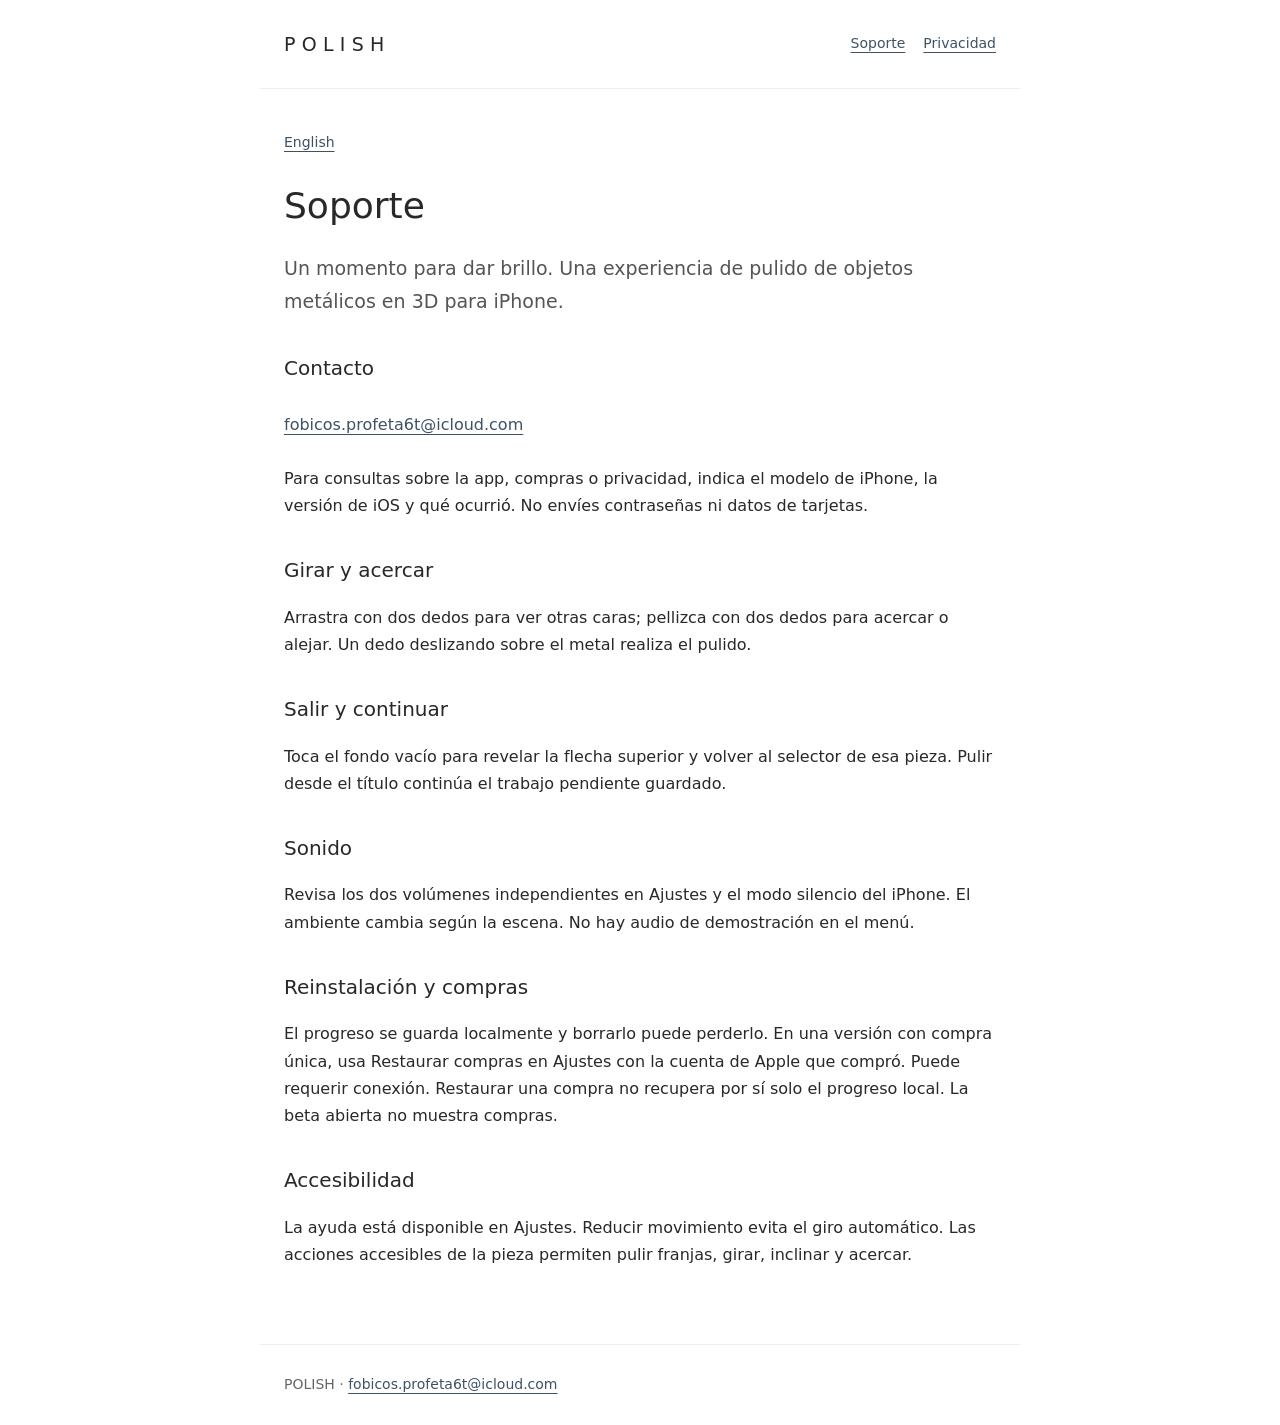
<file: index.html>
<!doctype html><html lang="es"><head><meta charset="utf-8"><meta name="viewport" content="width=device-width,initial-scale=1"><meta name="description" content="POLISH — Soporte"><title>Soporte · POLISH</title><link rel="stylesheet" href="style.css"></head><body><header><a class="brand" href="index.html">POLISH</a><nav><a href="index.html">Soporte</a><a href="privacy.html">Privacidad</a></nav></header><main><p class="language"><a href="index-en.html" lang="en">English</a></p><h1>Soporte</h1><p class="intro">Un momento para dar brillo. Una experiencia de pulido de objetos metálicos en 3D para iPhone.</p><h2>Contacto</h2><a class="contact" href="mailto:fobicos.profeta6t@icloud.com">fobicos.profeta6t@icloud.com</a><p>Para consultas sobre la app, compras o privacidad, indica el modelo de iPhone, la versión de iOS y qué ocurrió. No envíes contraseñas ni datos de tarjetas.</p><h2>Girar y acercar</h2><p>Arrastra con dos dedos para ver otras caras; pellizca con dos dedos para acercar o alejar. Un dedo deslizando sobre el metal realiza el pulido.</p><h2>Salir y continuar</h2><p>Toca el fondo vacío para revelar la flecha superior y volver al selector de esa pieza. Pulir desde el título continúa el trabajo pendiente guardado.</p><h2>Sonido</h2><p>Revisa los dos volúmenes independientes en Ajustes y el modo silencio del iPhone. El ambiente cambia según la escena. No hay audio de demostración en el menú.</p><h2>Reinstalación y compras</h2><p>El progreso se guarda localmente y borrarlo puede perderlo. En una versión con compra única, usa Restaurar compras en Ajustes con la cuenta de Apple que compró. Puede requerir conexión. Restaurar una compra no recupera por sí solo el progreso local. La beta abierta no muestra compras.</p><h2>Accesibilidad</h2><p>La ayuda está disponible en Ajustes. Reducir movimiento evita el giro automático. Las acciones accesibles de la pieza permiten pulir franjas, girar, inclinar y acercar.</p></main><footer>POLISH · <a href="mailto:fobicos.profeta6t@icloud.com">fobicos.profeta6t@icloud.com</a></footer></body></html>
</file>
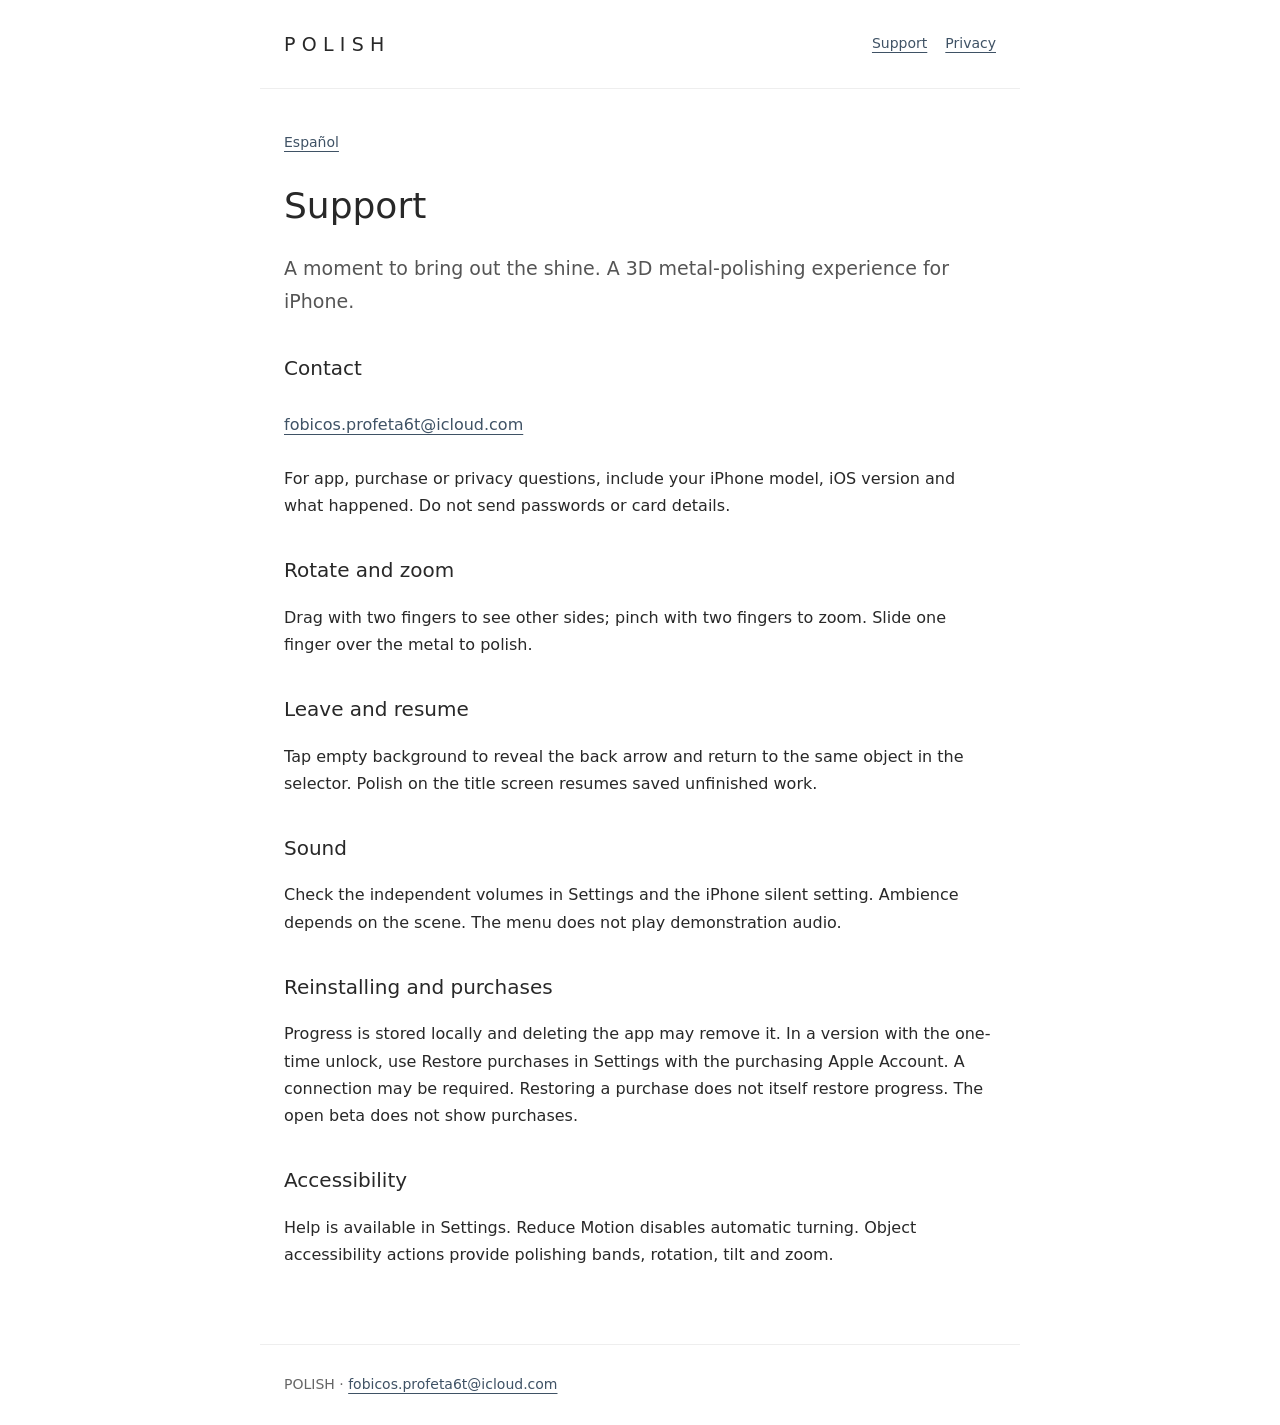
<file: index-en.html>
<!doctype html><html lang="en"><head><meta charset="utf-8"><meta name="viewport" content="width=device-width,initial-scale=1"><meta name="description" content="POLISH — Support"><title>Support · POLISH</title><link rel="stylesheet" href="style.css"></head><body><header><a class="brand" href="index-en.html">POLISH</a><nav><a href="index-en.html">Support</a><a href="privacy-en.html">Privacy</a></nav></header><main><p class="language"><a href="index.html" lang="es">Español</a></p><h1>Support</h1><p class="intro">A moment to bring out the shine. A 3D metal-polishing experience for iPhone.</p><h2>Contact</h2><a class="contact" href="mailto:fobicos.profeta6t@icloud.com">fobicos.profeta6t@icloud.com</a><p>For app, purchase or privacy questions, include your iPhone model, iOS version and what happened. Do not send passwords or card details.</p><h2>Rotate and zoom</h2><p>Drag with two fingers to see other sides; pinch with two fingers to zoom. Slide one finger over the metal to polish.</p><h2>Leave and resume</h2><p>Tap empty background to reveal the back arrow and return to the same object in the selector. Polish on the title screen resumes saved unfinished work.</p><h2>Sound</h2><p>Check the independent volumes in Settings and the iPhone silent setting. Ambience depends on the scene. The menu does not play demonstration audio.</p><h2>Reinstalling and purchases</h2><p>Progress is stored locally and deleting the app may remove it. In a version with the one-time unlock, use Restore purchases in Settings with the purchasing Apple Account. A connection may be required. Restoring a purchase does not itself restore progress. The open beta does not show purchases.</p><h2>Accessibility</h2><p>Help is available in Settings. Reduce Motion disables automatic turning. Object accessibility actions provide polishing bands, rotation, tilt and zoom.</p></main><footer>POLISH · <a href="mailto:fobicos.profeta6t@icloud.com">fobicos.profeta6t@icloud.com</a></footer></body></html>
</file>
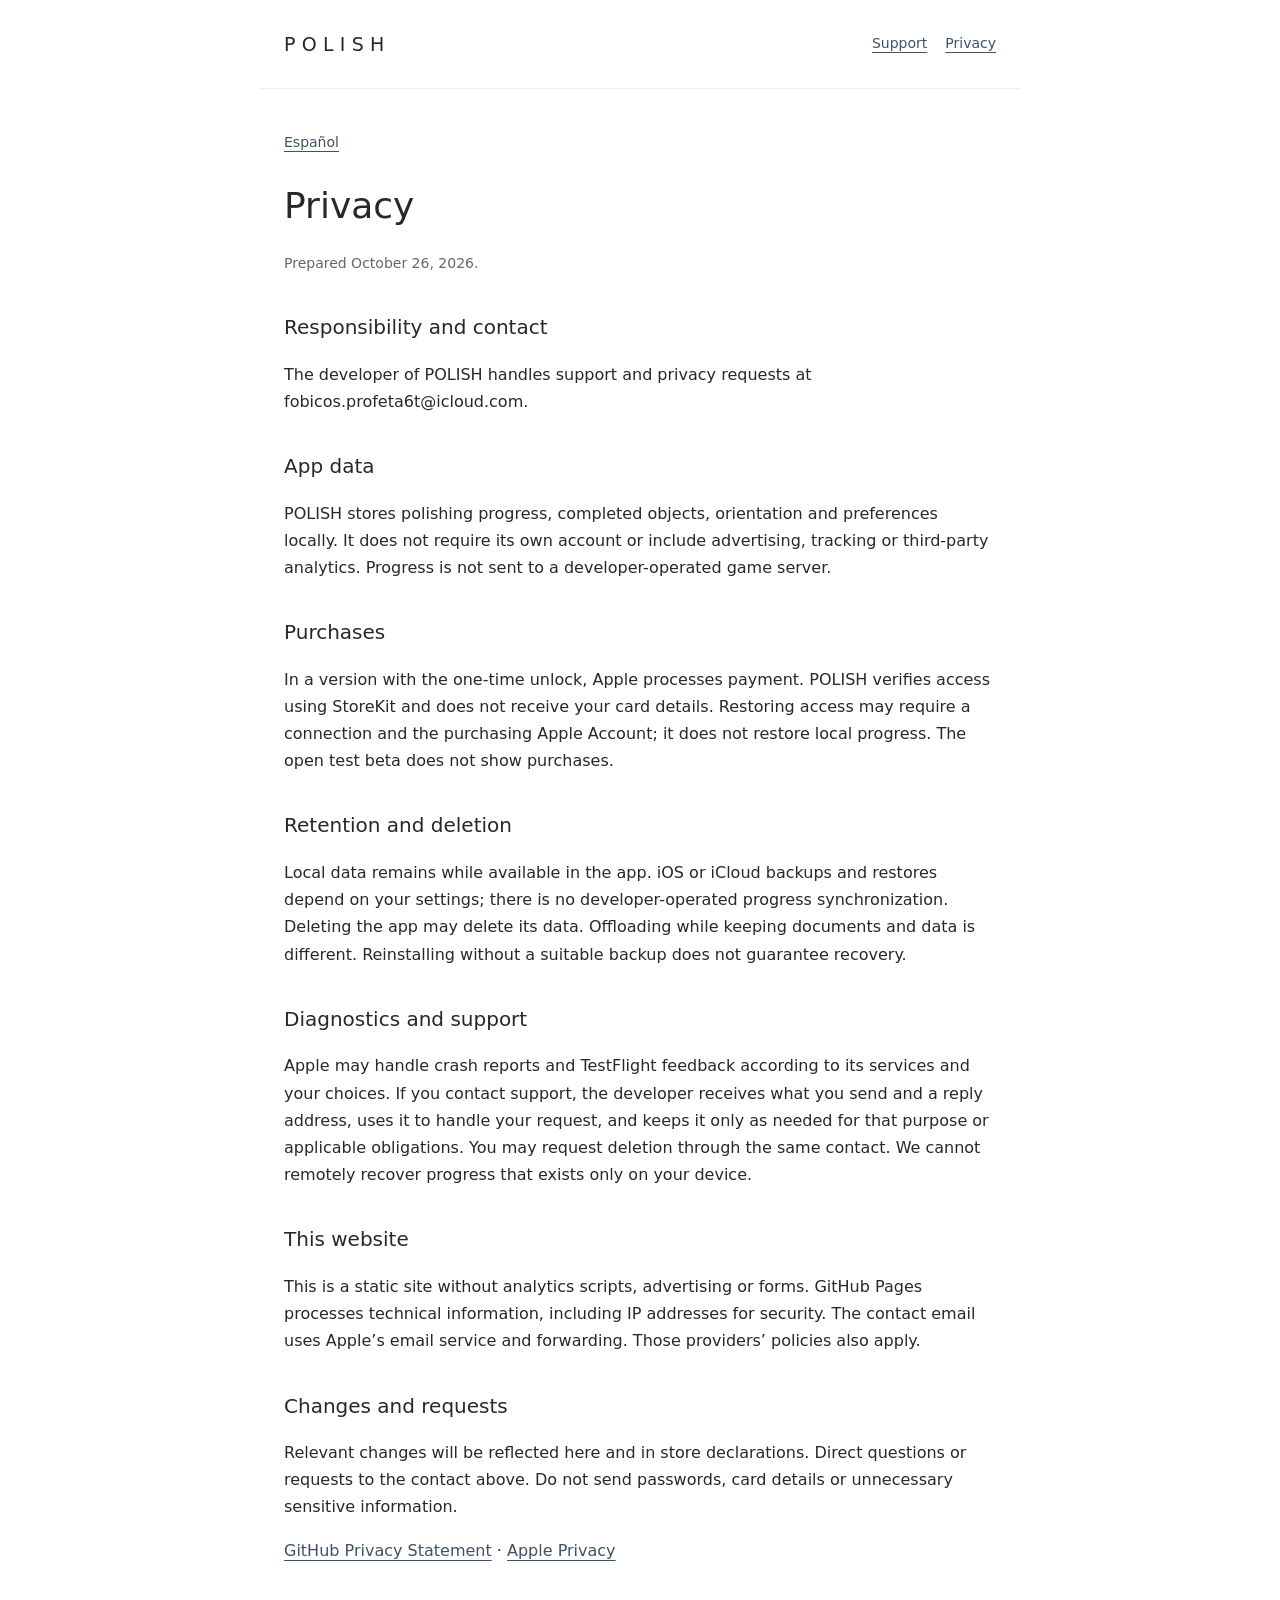
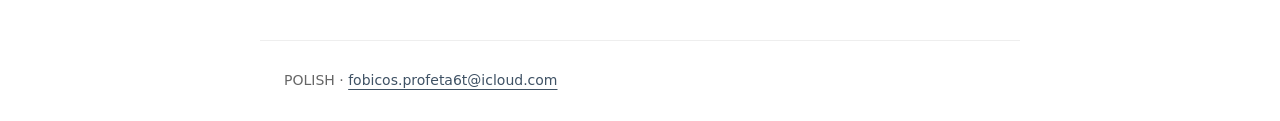
<file: privacy-en.html>
<!doctype html><html lang="en"><head><meta charset="utf-8"><meta name="viewport" content="width=device-width,initial-scale=1"><meta name="description" content="POLISH — Privacy"><title>Privacy · POLISH</title><link rel="stylesheet" href="style.css"></head><body><header><a class="brand" href="index-en.html">POLISH</a><nav><a href="index-en.html">Support</a><a href="privacy-en.html">Privacy</a></nav></header><main><p class="language"><a href="privacy.html" lang="es">Español</a></p><h1>Privacy</h1><p class="muted">Prepared October 26, 2026.</p><h2>Responsibility and contact</h2><p>The developer of POLISH handles support and privacy requests at fobicos.profeta6t@icloud.com.</p><h2>App data</h2><p>POLISH stores polishing progress, completed objects, orientation and preferences locally. It does not require its own account or include advertising, tracking or third-party analytics. Progress is not sent to a developer-operated game server.</p><h2>Purchases</h2><p>In a version with the one-time unlock, Apple processes payment. POLISH verifies access using StoreKit and does not receive your card details. Restoring access may require a connection and the purchasing Apple Account; it does not restore local progress. The open test beta does not show purchases.</p><h2>Retention and deletion</h2><p>Local data remains while available in the app. iOS or iCloud backups and restores depend on your settings; there is no developer-operated progress synchronization. Deleting the app may delete its data. Offloading while keeping documents and data is different. Reinstalling without a suitable backup does not guarantee recovery.</p><h2>Diagnostics and support</h2><p>Apple may handle crash reports and TestFlight feedback according to its services and your choices. If you contact support, the developer receives what you send and a reply address, uses it to handle your request, and keeps it only as needed for that purpose or applicable obligations. You may request deletion through the same contact. We cannot remotely recover progress that exists only on your device.</p><h2>This website</h2><p>This is a static site without analytics scripts, advertising or forms. GitHub Pages processes technical information, including IP addresses for security. The contact email uses Apple’s email service and forwarding. Those providers’ policies also apply.</p><h2>Changes and requests</h2><p>Relevant changes will be reflected here and in store declarations. Direct questions or requests to the contact above. Do not send passwords, card details or unnecessary sensitive information.</p><p><a href="https://docs.github.com/en/site-policy/privacy-policies/github-general-privacy-statement">GitHub Privacy Statement</a> · <a href="https://www.apple.com/legal/privacy/">Apple Privacy</a></p></main><footer>POLISH · <a href="mailto:fobicos.profeta6t@icloud.com">fobicos.profeta6t@icloud.com</a></footer></body></html>
</file>
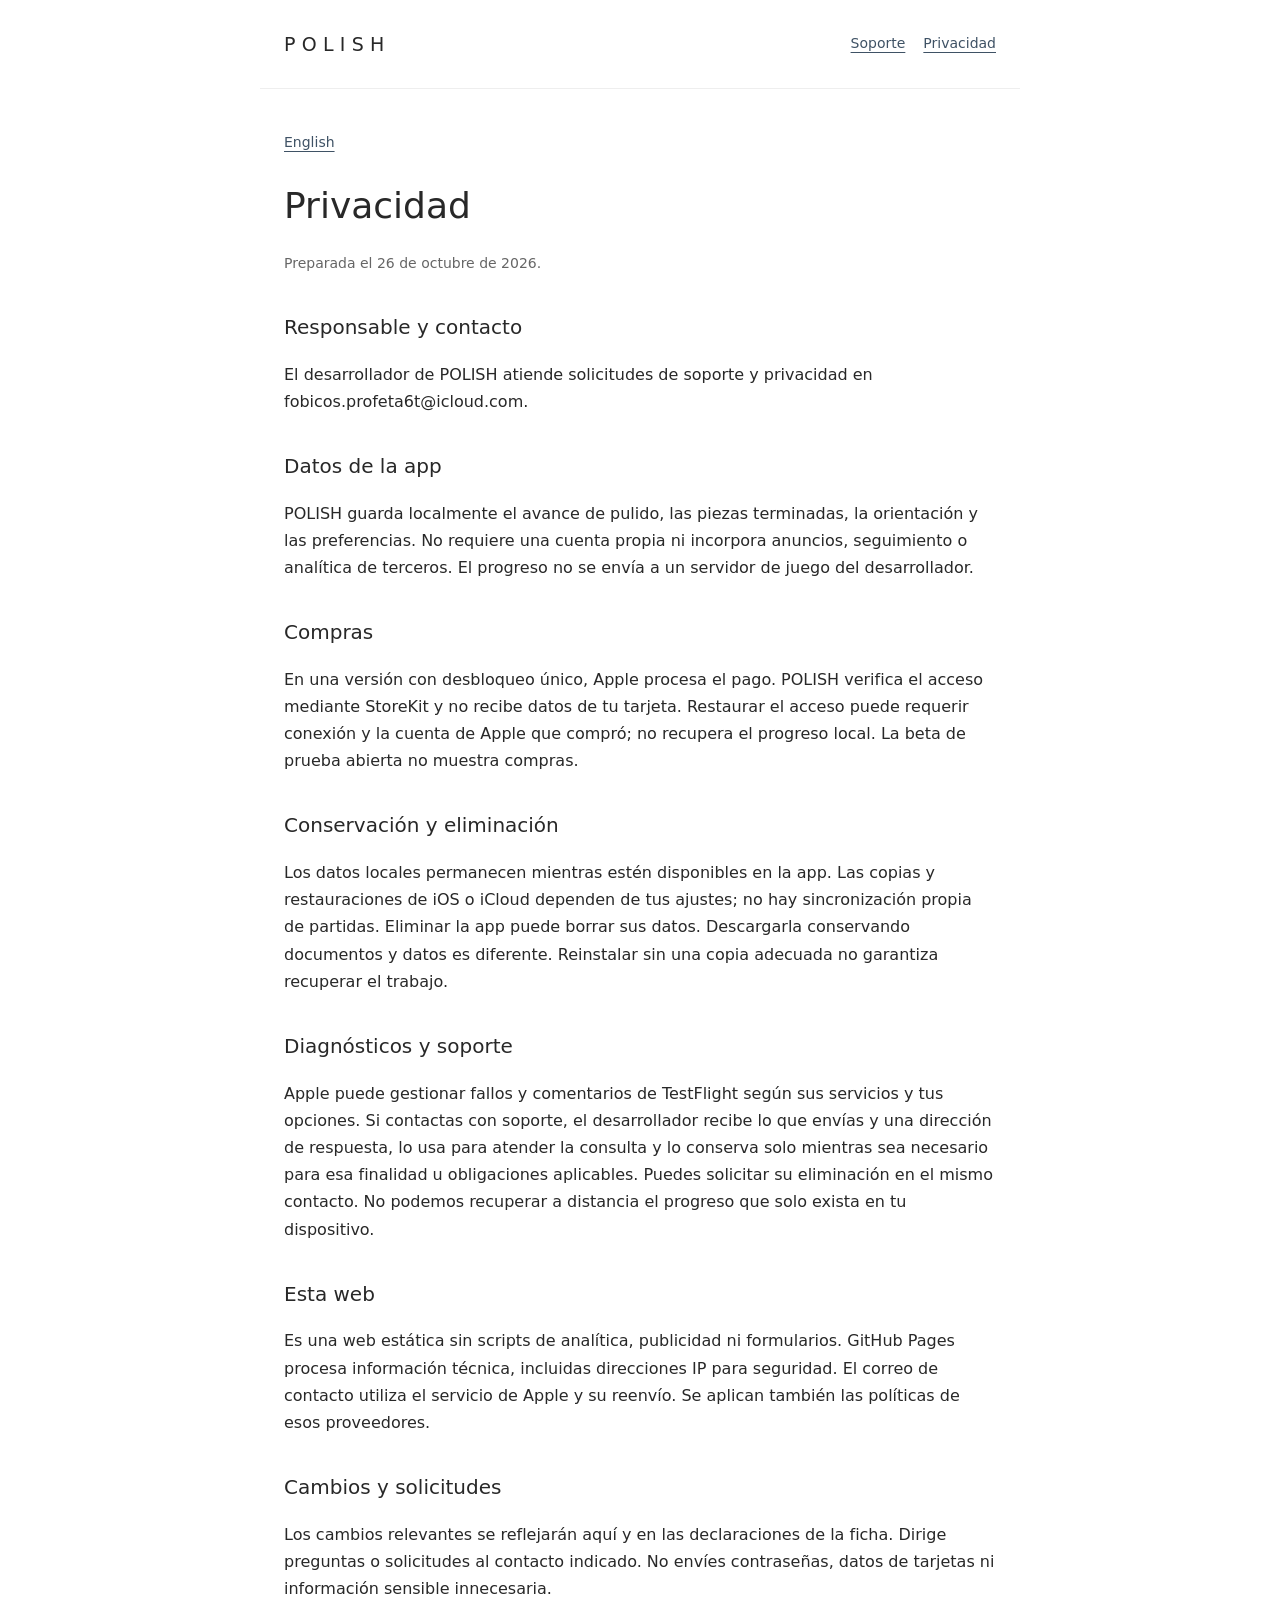
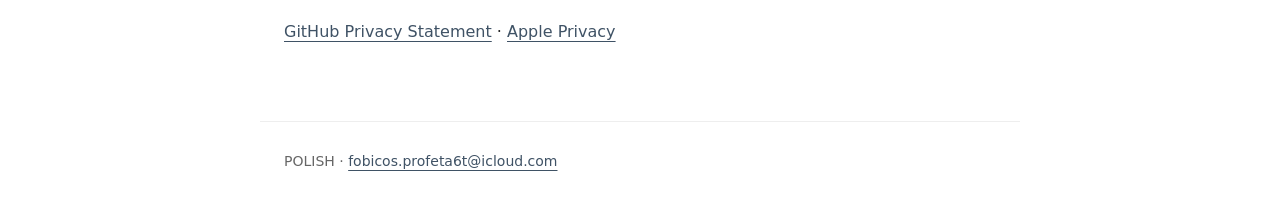
<file: privacy.html>
<!doctype html><html lang="es"><head><meta charset="utf-8"><meta name="viewport" content="width=device-width,initial-scale=1"><meta name="description" content="POLISH — Privacidad"><title>Privacidad · POLISH</title><link rel="stylesheet" href="style.css"></head><body><header><a class="brand" href="index.html">POLISH</a><nav><a href="index.html">Soporte</a><a href="privacy.html">Privacidad</a></nav></header><main><p class="language"><a href="privacy-en.html" lang="en">English</a></p><h1>Privacidad</h1><p class="muted">Preparada el 26 de octubre de 2026.</p><h2>Responsable y contacto</h2><p>El desarrollador de POLISH atiende solicitudes de soporte y privacidad en fobicos.profeta6t@icloud.com.</p><h2>Datos de la app</h2><p>POLISH guarda localmente el avance de pulido, las piezas terminadas, la orientación y las preferencias. No requiere una cuenta propia ni incorpora anuncios, seguimiento o analítica de terceros. El progreso no se envía a un servidor de juego del desarrollador.</p><h2>Compras</h2><p>En una versión con desbloqueo único, Apple procesa el pago. POLISH verifica el acceso mediante StoreKit y no recibe datos de tu tarjeta. Restaurar el acceso puede requerir conexión y la cuenta de Apple que compró; no recupera el progreso local. La beta de prueba abierta no muestra compras.</p><h2>Conservación y eliminación</h2><p>Los datos locales permanecen mientras estén disponibles en la app. Las copias y restauraciones de iOS o iCloud dependen de tus ajustes; no hay sincronización propia de partidas. Eliminar la app puede borrar sus datos. Descargarla conservando documentos y datos es diferente. Reinstalar sin una copia adecuada no garantiza recuperar el trabajo.</p><h2>Diagnósticos y soporte</h2><p>Apple puede gestionar fallos y comentarios de TestFlight según sus servicios y tus opciones. Si contactas con soporte, el desarrollador recibe lo que envías y una dirección de respuesta, lo usa para atender la consulta y lo conserva solo mientras sea necesario para esa finalidad u obligaciones aplicables. Puedes solicitar su eliminación en el mismo contacto. No podemos recuperar a distancia el progreso que solo exista en tu dispositivo.</p><h2>Esta web</h2><p>Es una web estática sin scripts de analítica, publicidad ni formularios. GitHub Pages procesa información técnica, incluidas direcciones IP para seguridad. El correo de contacto utiliza el servicio de Apple y su reenvío. Se aplican también las políticas de esos proveedores.</p><h2>Cambios y solicitudes</h2><p>Los cambios relevantes se reflejarán aquí y en las declaraciones de la ficha. Dirige preguntas o solicitudes al contacto indicado. No envíes contraseñas, datos de tarjetas ni información sensible innecesaria.</p><p><a href="https://docs.github.com/en/site-policy/privacy-policies/github-general-privacy-statement">GitHub Privacy Statement</a> · <a href="https://www.apple.com/legal/privacy/">Apple Privacy</a></p></main><footer>POLISH · <a href="mailto:fobicos.profeta6t@icloud.com">fobicos.profeta6t@icloud.com</a></footer></body></html>
</file>
<file: style.css>
:root{font-family:system-ui,-apple-system,BlinkMacSystemFont,"Segoe UI",sans-serif;color:#282828;background:#fff;color-scheme:light;font-synthesis:none}*{box-sizing:border-box}body{margin:0;line-height:1.7}main,header,footer{max-width:760px;margin:auto;padding:28px 24px}header{display:flex;align-items:center;justify-content:space-between;border-bottom:1px solid #eee}.brand{font-size:19px;letter-spacing:.33em;font-weight:300;text-decoration:none;color:inherit}nav{display:flex;gap:18px;flex-wrap:wrap;font-size:14px}a{color:#3f5265;text-underline-offset:4px}a:hover{color:#111}a:focus-visible{outline:2px solid #555;outline-offset:5px}h1{font-size:clamp(27px,5vw,36px);font-weight:350;line-height:1.25;margin-top:28px}h2{font-size:20px;font-weight:500;margin-top:34px}p,li{font-size:16px}li{margin-bottom:9px}.muted,footer{color:#666;font-size:14px}.contact{display:inline-block;padding:10px 0;overflow-wrap:anywhere}.intro{font-size:19px;color:#555}footer{border-top:1px solid #eee;margin-top:32px}details{padding:12px 0;border-bottom:1px solid #eee}summary{cursor:pointer;font-weight:500}.language{font-size:14px;margin-bottom:28px}@media(max-width:440px){header{align-items:flex-start;gap:24px;flex-direction:column}main{padding-top:10px}}
</file>
